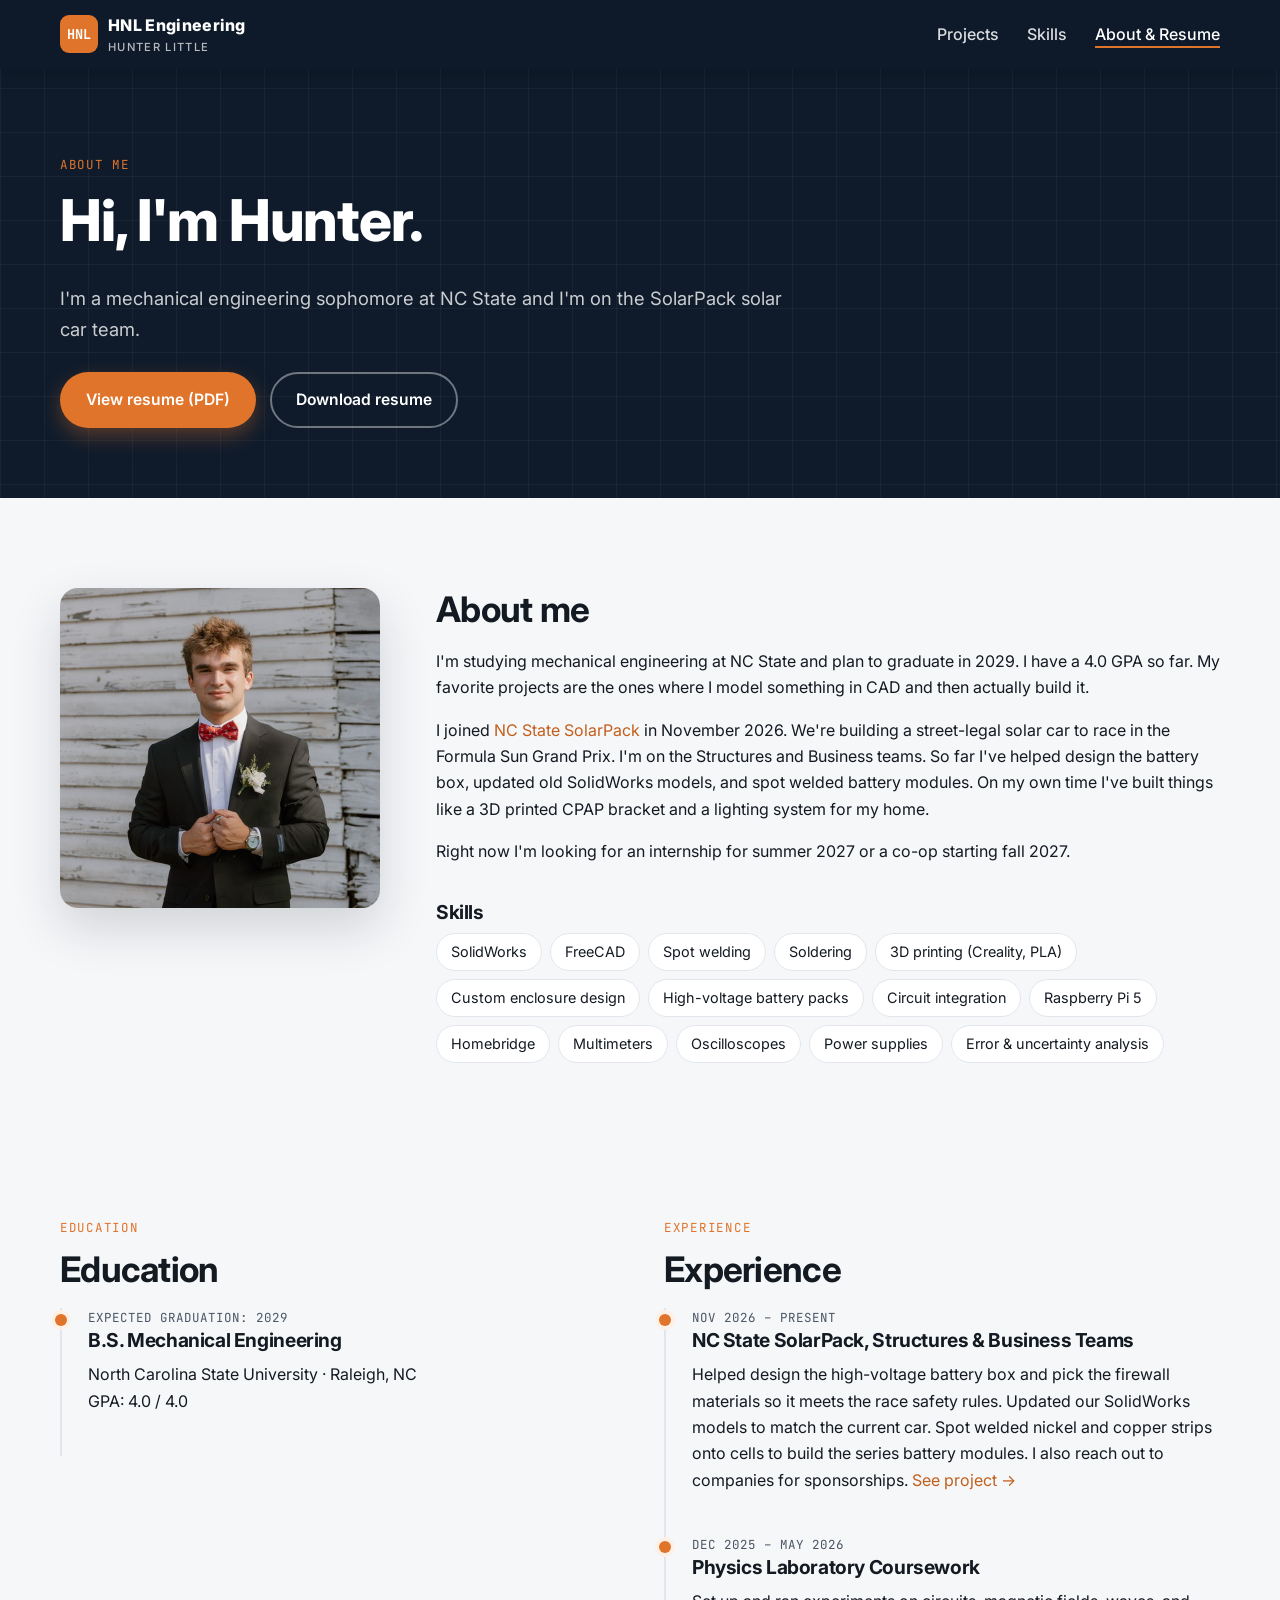
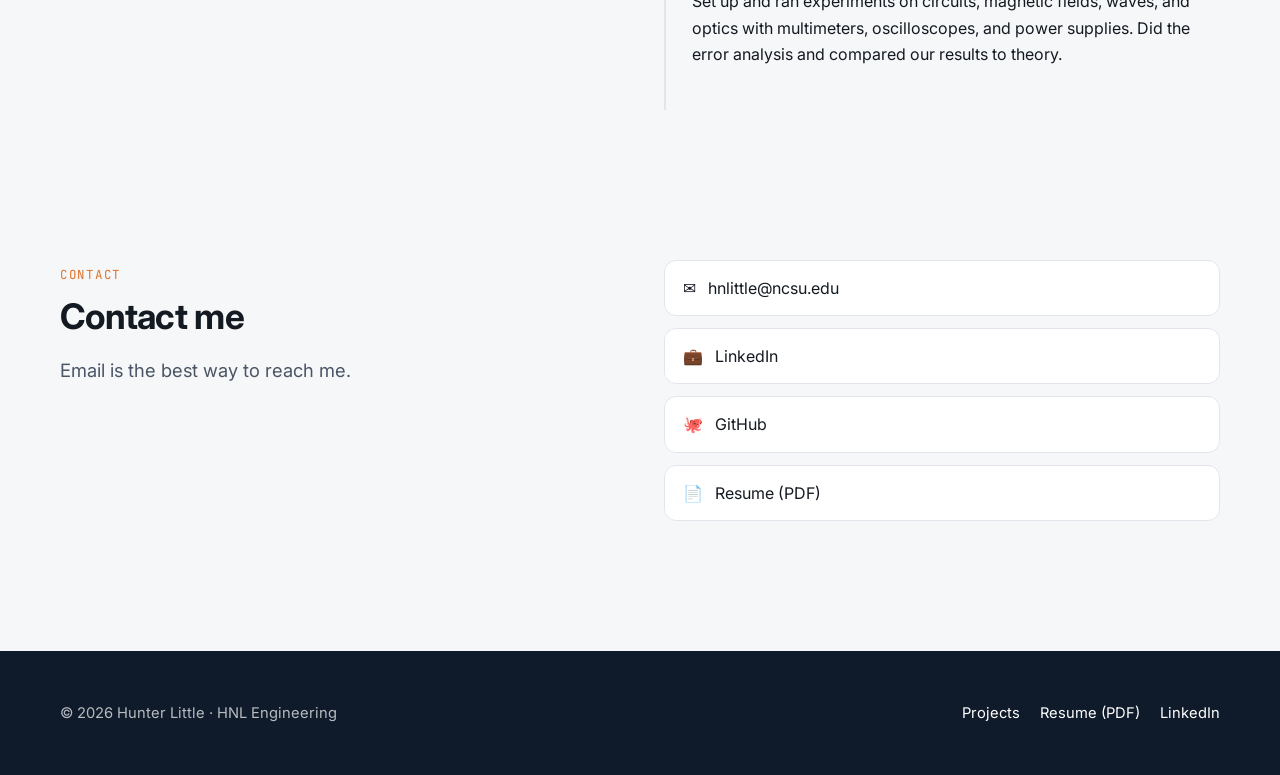
<file: about.html>
<!DOCTYPE html>
<html lang="en">
<head>
  <meta charset="UTF-8">
  <meta name="viewport" content="width=device-width, initial-scale=1.0">
  <title>About &amp; Resume | HNL Engineering</title>
  <meta name="description" content="About Hunter Little, mechanical engineering student at NC State. Resume, skills, and contact information.">
  <link rel="icon" href="assets/favicon.svg" type="image/svg+xml">
  <link rel="preconnect" href="https://fonts.googleapis.com">
  <link rel="preconnect" href="https://fonts.gstatic.com" crossorigin>
  <link href="https://fonts.googleapis.com/css2?family=Inter:wght@400;500;600;700;800&family=JetBrains+Mono:wght@500;700&display=swap" rel="stylesheet">
  <link rel="stylesheet" href="css/style.css">
</head>
<body>
  <a class="skip-link" href="#main">Skip to content</a>

  <header class="nav solid">
    <div class="container">
      <a class="brand" href="index.html">
        <span class="brand-mark">HNL</span>
        <span>HNL Engineering<small>Hunter Little</small></span>
      </a>
      <button class="nav-toggle" aria-label="Open menu" aria-expanded="false">☰</button>
      <ul class="nav-links">
        <li><a href="index.html#projects">Projects</a></li>
        <li><a href="index.html#skills">Skills</a></li>
        <li><a class="active" href="about.html">About &amp; Resume</a></li>
      </ul>
    </div>
  </header>

  <main id="main">
    <section class="project-hero">
      <div class="container">
        <span class="eyebrow">About me</span>
        <h1>Hi, I'm Hunter.</h1>
        <p class="lead">I'm a mechanical engineering sophomore at NC State and I'm on the SolarPack solar car team.</p>
        <div class="hero-actions">
          <a class="btn btn-primary" href="assets/resume.pdf" target="_blank" rel="noopener">View resume (PDF)</a>
          <a class="btn btn-ghost" href="assets/resume.pdf" download>Download resume</a>
        </div>
      </div>
    </section>

    <section class="section">
      <div class="container">
                <div class="about-grid">
          <!-- EDIT: replace assets/images/headshot.jpg with your photo (square works best) -->
          <img class="reveal" src="assets/images/headshot.jpg" alt="Photo of Hunter Little">
          <div class="reveal reveal-delay-1">
            <h2>About me</h2>
            <!-- EDIT: 2–3 short paragraphs about you -->
            <p>I'm studying mechanical engineering at NC State and plan to graduate in 2029. I have a 4.0 GPA so far. My favorite projects are the ones where I model something in CAD and then actually build it.</p>
            <p>I joined <a href="https://www.solarpacknc.com/" target="_blank" rel="noopener">NC State SolarPack</a> in November 2026. We're building a street-legal solar car to race in the Formula Sun Grand Prix. I'm on the Structures and Business teams. So far I've helped design the battery box, updated old SolidWorks models, and spot welded battery modules. On my own time I've built things like a 3D printed CPAP bracket and a lighting system for my home.</p>
            <p>Right now I'm looking for an internship for summer 2027 or a co-op starting fall 2027.</p>

            <h3 style="margin-top:36px">Skills</h3>
            <!-- EDIT: one <span> per skill -->
            <div class="pill-list">
              <span>SolidWorks</span><span>FreeCAD</span><span>Spot welding</span><span>Soldering</span>
              <span>3D printing (Creality, PLA)</span><span>Custom enclosure design</span>
              <span>High-voltage battery packs</span><span>Circuit integration</span><span>Raspberry Pi 5</span><span>Homebridge</span>
              <span>Multimeters</span><span>Oscilloscopes</span><span>Power supplies</span><span>Error &amp; uncertainty analysis</span>
            </div>
          </div>
        </div>
      </div>
    </section>

    <section class="section section--tight">
      <div class="container two-col">
        <div class="reveal">
          <span class="eyebrow">Education</span>
          <h2>Education</h2>
          <!-- EDIT: your school details -->
          <ul class="timeline">
            <li>
              <div class="when">Expected graduation: 2029</div>
              <h3>B.S. Mechanical Engineering</h3>
              <p>North Carolina State University · Raleigh, NC<br>GPA: 4.0 / 4.0</p>
            </li>
          </ul>
        </div>
        <div class="reveal reveal-delay-1">
          <span class="eyebrow">Experience</span>
          <h2>Experience</h2>
          <!-- EDIT: copy an <li> block for each job, club, or team -->
          <ul class="timeline">
            <li>
              <div class="when">Nov 2026 – Present</div>
              <h3><a href="https://www.solarpacknc.com/" target="_blank" rel="noopener" style="color:inherit">NC State SolarPack</a>, Structures &amp; Business Teams</h3>
              <p>Helped design the high-voltage battery box and pick the firewall materials so it meets the race safety rules. Updated our SolidWorks models to match the current car. Spot welded nickel and copper strips onto cells to build the series battery modules. I also reach out to companies for sponsorships. <a href="projects/solarpack-battery.html">See project →</a></p>
            </li>
            <li>
              <div class="when">Dec 2025 – May 2026</div>
              <h3>Physics Laboratory Coursework</h3>
              <p>Set up and ran experiments on circuits, magnetic fields, waves, and optics with multimeters, oscilloscopes, and power supplies. Did the error analysis and compared our results to theory.</p>
            </li>
          </ul>
        </div>
      </div>
    </section>

    <section class="section" id="contact">
      <div class="container two-col">
        <div class="reveal">
          <span class="eyebrow">Contact</span>
          <h2>Contact me</h2>
          <p class="lead">Email is the best way to reach me.</p>
        </div>
        <!-- EDIT: put your real email and links here.
             Tip: use a school or professional email, not a personal one you'd rather keep private. -->
        <ul class="contact-list reveal reveal-delay-1">
          <li><a href="mailto:hnlittle@ncsu.edu">✉️ <span>hnlittle@ncsu.edu</span></a></li>
          <li><a href="https://www.linkedin.com/in/hunter-little-3082a5436" target="_blank" rel="noopener">💼 <span>LinkedIn</span></a></li>
          <li><a href="https://github.com/hunterlittle-debug" target="_blank" rel="noopener">🐙 <span>GitHub</span></a></li>
          <li><a href="assets/resume.pdf" target="_blank" rel="noopener">📄 <span>Resume (PDF)</span></a></li>
        </ul>
      </div>
    </section>
  </main>

  <footer class="footer">
    <div class="container">
      <span>© <span data-year></span> Hunter Little · HNL Engineering</span>
      <div class="footer-links">
        <a href="index.html#projects">Projects</a>
        <a href="assets/resume.pdf" target="_blank" rel="noopener">Resume (PDF)</a>
        <a href="https://www.linkedin.com/in/hunter-little-3082a5436" target="_blank" rel="noopener">LinkedIn</a>
      </div>
    </div>
  </footer>

  <script src="js/main.js"></script>
</body>
</html>
</file>
<file: css/style.css>
/* =========================================================
   HNL Engineering — site styles
   ---------------------------------------------------------
   TIP: To change the site's colors, edit the values in
   :root below. Everything else uses these variables.
   ========================================================= */

:root {
  --bg: #f6f7f9;            /* page background */
  --surface: #ffffff;       /* cards, panels */
  --ink: #141a22;           /* main text */
  --ink-soft: #4a5565;      /* secondary text */
  --line: #e2e6ec;          /* borders */
  --navy: #0f1b2b;          /* dark sections (hero, footer) */
  --navy-2: #182a42;
  --accent: #e0742a;        /* HNL orange: buttons, highlights */
  --accent-dark: #c25f1c;
  --radius: 14px;
  --shadow: 0 10px 30px rgba(15, 27, 43, 0.08);
  --shadow-lg: 0 20px 50px rgba(15, 27, 43, 0.16);
  --max: 1160px;
  --font: "Inter", system-ui, -apple-system, "Segoe UI", Roboto, sans-serif;
  --mono: "JetBrains Mono", ui-monospace, SFMono-Regular, Menlo, monospace;
}

/* ---------- Base ---------- */
*, *::before, *::after { box-sizing: border-box; }
html { scroll-behavior: smooth; }
body {
  margin: 0;
  font-family: var(--font);
  color: var(--ink);
  background: var(--bg);
  line-height: 1.65;
  -webkit-font-smoothing: antialiased;
  animation: page-in 0.5s ease both;
}
body.page-leaving { opacity: 0; transition: opacity 0.25s ease; }
@keyframes page-in { from { opacity: 0; } to { opacity: 1; } }

img, video { max-width: 100%; display: block; }
a { color: var(--accent-dark); text-decoration: none; }
a:hover { text-decoration: underline; }
h1, h2, h3 { line-height: 1.2; margin: 0 0 0.5em; letter-spacing: -0.02em; }
h1 { font-size: clamp(2.2rem, 5vw, 3.6rem); font-weight: 800; }
h2 { font-size: clamp(1.6rem, 3vw, 2.2rem); font-weight: 700; }
h3 { font-size: 1.2rem; font-weight: 700; }
p { margin: 0 0 1em; }

.container { width: min(var(--max), 92%); margin: 0 auto; }
.section { padding: 90px 0; }
.section--tight { padding: 60px 0; }
.eyebrow {
  font-family: var(--mono);
  font-size: 0.78rem;
  letter-spacing: 0.14em;
  text-transform: uppercase;
  color: var(--accent);
  margin-bottom: 0.8em;
  display: inline-block;
}
.lead { font-size: 1.15rem; color: var(--ink-soft); max-width: 62ch; }
.skip-link { position: absolute; left: -999px; }
.skip-link:focus { left: 1rem; top: 1rem; background: #fff; padding: .5rem 1rem; z-index: 999; }

/* ---------- Navigation ---------- */
.nav {
  position: fixed; inset: 0 0 auto 0; z-index: 50;
  transition: background 0.3s ease, box-shadow 0.3s ease, padding 0.3s ease;
  padding: 20px 0;
}
.nav.scrolled, .nav.solid {
  background: rgba(15, 27, 43, 0.92);
  backdrop-filter: blur(10px);
  box-shadow: 0 4px 20px rgba(0, 0, 0, 0.18);
  padding: 12px 0;
}
.nav .container { display: flex; align-items: center; justify-content: space-between; }
.brand { display: flex; align-items: center; gap: 10px; color: #fff; font-weight: 800; letter-spacing: 0.02em; }
.brand:hover { text-decoration: none; }
.brand-mark {
  display: grid; place-items: center;
  width: 38px; height: 38px; border-radius: 9px;
  background: var(--accent); color: #fff;
  font-family: var(--mono); font-size: 0.85rem; font-weight: 700;
}
.brand small { display: block; font-weight: 500; font-size: 0.7rem; opacity: 0.7; letter-spacing: 0.12em; text-transform: uppercase; }
.nav-links { display: flex; gap: 28px; list-style: none; margin: 0; padding: 0; }
.nav-links a { color: rgba(255,255,255,0.85); font-weight: 500; position: relative; }
.nav-links a::after {
  content: ""; position: absolute; left: 0; bottom: -4px; height: 2px; width: 0;
  background: var(--accent); transition: width 0.25s ease;
}
.nav-links a:hover, .nav-links a.active { color: #fff; text-decoration: none; }
.nav-links a:hover::after, .nav-links a.active::after { width: 100%; }
.nav-toggle { display: none; background: none; border: 0; color: #fff; font-size: 1.6rem; cursor: pointer; }

@media (max-width: 760px) {
  .nav-toggle { display: block; }
  .nav-links {
    position: absolute; top: 100%; left: 0; right: 0;
    flex-direction: column; gap: 0;
    background: var(--navy); padding: 0 4%;
    max-height: 0; overflow: hidden; transition: max-height 0.3s ease;
  }
  .nav-links.open { max-height: 300px; }
  .nav-links li { padding: 14px 0; border-top: 1px solid rgba(255,255,255,0.08); }
}

/* ---------- Buttons ---------- */
.btn {
  display: inline-flex; align-items: center; gap: 8px;
  padding: 13px 24px; border-radius: 999px;
  font-weight: 600; font-size: 0.98rem;
  border: 2px solid transparent; cursor: pointer;
  transition: transform 0.2s ease, background 0.2s ease, box-shadow 0.2s ease, color 0.2s ease;
}
.btn:hover { text-decoration: none; transform: translateY(-2px); }
.btn-primary { background: var(--accent); color: #fff; box-shadow: 0 8px 20px rgba(224,116,42,0.35); }
.btn-primary:hover { background: var(--accent-dark); }
.btn-ghost { border-color: rgba(255,255,255,0.4); color: #fff; }
.btn-ghost:hover { border-color: #fff; background: rgba(255,255,255,0.08); }
.btn-outline { border-color: var(--line); color: var(--ink); background: var(--surface); }
.btn-outline:hover { border-color: var(--accent); color: var(--accent-dark); }

/* ---------- Hero ---------- */
.hero {
  position: relative; overflow: hidden;
  background: radial-gradient(1200px 600px at 80% -10%, #24426a 0%, transparent 60%), var(--navy);
  color: #fff;
  min-height: 92vh; display: flex; align-items: center;
  padding: 130px 0 90px;
}
.hero::before {
  /* blueprint grid */
  content: ""; position: absolute; inset: 0;
  background-image:
    linear-gradient(rgba(255,255,255,0.05) 1px, transparent 1px),
    linear-gradient(90deg, rgba(255,255,255,0.05) 1px, transparent 1px);
  background-size: 44px 44px;
  mask-image: linear-gradient(to bottom, #000 40%, transparent);
  animation: grid-drift 30s linear infinite;
}
@keyframes grid-drift { to { background-position: 44px 44px; } }
.hero .container { position: relative; display: grid; grid-template-columns: 1.2fr 0.8fr; gap: 48px; align-items: center; }
.hero h1 span { color: var(--accent); }
.hero .lead { color: rgba(255,255,255,0.78); }
.hero-actions { display: flex; flex-wrap: wrap; gap: 14px; margin-top: 28px; }
.hero-stats { display: flex; gap: 36px; margin-top: 44px; flex-wrap: wrap; }
.hero-stats div { font-family: var(--mono); font-size: 0.8rem; color: rgba(255,255,255,0.6); text-transform: uppercase; letter-spacing: 0.1em; }
.hero-stats strong { display: block; font-family: var(--font); font-size: 1.6rem; color: #fff; letter-spacing: 0; text-transform: none; }
.hero-visual { position: relative; aspect-ratio: 1; }
.hero-visual model-viewer { width: 100%; height: 100%; --poster-color: transparent; }
.hero-visual .ring {
  position: absolute; inset: 6%; border-radius: 50%;
  border: 1px dashed rgba(255,255,255,0.18);
  animation: spin 40s linear infinite;
}
@keyframes spin { to { transform: rotate(360deg); } }
@media (max-width: 900px) {
  .hero .container { grid-template-columns: 1fr; }
  .hero-visual { max-width: 380px; margin: 0 auto; }
}

/* ---------- Project cards ---------- */
.section-head { display: flex; justify-content: space-between; align-items: end; gap: 20px; margin-bottom: 40px; flex-wrap: wrap; }
.filters { display: flex; gap: 8px; flex-wrap: wrap; }
.filter {
  font: inherit; font-size: 0.88rem; padding: 7px 16px; border-radius: 999px;
  border: 1px solid var(--line); background: var(--surface); color: var(--ink-soft); cursor: pointer;
  transition: all 0.2s ease;
}
.filter:hover { border-color: var(--accent); color: var(--ink); }
.filter.active { background: var(--navy); border-color: var(--navy); color: #fff; }

.grid { display: grid; grid-template-columns: repeat(auto-fill, minmax(320px, 1fr)); gap: 28px; }
.card {
  background: var(--surface); border-radius: var(--radius); overflow: hidden;
  border: 1px solid var(--line); box-shadow: var(--shadow);
  display: flex; flex-direction: column;
  transition: transform 0.3s ease, box-shadow 0.3s ease, opacity 0.3s ease;
  color: inherit;
}
.card:hover { transform: translateY(-6px); box-shadow: var(--shadow-lg); text-decoration: none; }
.card.hidden { display: none; }
.card-media { aspect-ratio: 16 / 10; overflow: hidden; background: var(--navy-2); }
.card-media img { width: 100%; height: 100%; object-fit: cover; transition: transform 0.6s ease; }
.card:hover .card-media img { transform: scale(1.06); }
.card-body { padding: 22px 24px 26px; display: flex; flex-direction: column; flex: 1; }
.card-body p { color: var(--ink-soft); font-size: 0.96rem; flex: 1; }
.tags { display: flex; flex-wrap: wrap; gap: 6px; margin-bottom: 12px; }
.tag {
  font-family: var(--mono); font-size: 0.72rem; padding: 3px 10px; border-radius: 6px;
  background: #fdf0e7; color: var(--accent-dark); letter-spacing: 0.02em;
}
.card-link { font-weight: 600; color: var(--accent-dark); }
.card-link::after { content: " →"; transition: margin 0.2s ease; }
.card:hover .card-link::after { margin-left: 4px; }

/* ---------- Skills strip ---------- */
.skills { display: grid; grid-template-columns: repeat(auto-fit, minmax(220px, 1fr)); gap: 22px; }
.skill {
  background: var(--surface); border: 1px solid var(--line); border-radius: var(--radius);
  padding: 26px; transition: border-color 0.2s ease, transform 0.2s ease;
}
.skill:hover { border-color: var(--accent); transform: translateY(-3px); }
.skill .icon { font-size: 1.6rem; margin-bottom: 10px; }
.skill p { color: var(--ink-soft); font-size: 0.94rem; margin: 0; }

/* ---------- CTA band ---------- */
.cta { background: var(--navy); color: #fff; border-radius: 22px; padding: 56px; text-align: center; position: relative; overflow: hidden; }
.cta p { color: rgba(255,255,255,0.75); max-width: 56ch; margin: 0 auto 26px; }

/* ---------- Project page ---------- */
.project-hero {
  background: var(--navy); color: #fff; padding: 150px 0 70px; position: relative; overflow: hidden;
}
.project-hero::before {
  content: ""; position: absolute; inset: 0;
  background-image:
    linear-gradient(rgba(255,255,255,0.04) 1px, transparent 1px),
    linear-gradient(90deg, rgba(255,255,255,0.04) 1px, transparent 1px);
  background-size: 44px 44px;
}
.project-hero .container { position: relative; }
.project-hero .lead { color: rgba(255,255,255,0.78); }
.back-link { color: rgba(255,255,255,0.7); font-size: 0.92rem; display: block; width: fit-content; margin-bottom: 20px; }
.back-link:hover { color: #fff; }
.meta { display: grid; grid-template-columns: repeat(auto-fit, minmax(160px, 1fr)); gap: 16px; margin-top: 36px; }
.meta div {
  border-left: 2px solid var(--accent); padding-left: 14px;
  font-family: var(--mono); font-size: 0.74rem; text-transform: uppercase; letter-spacing: 0.1em; color: rgba(255,255,255,0.6);
}
.meta strong { display: block; font-family: var(--font); font-size: 1rem; text-transform: none; letter-spacing: 0; color: #fff; margin-top: 2px; }

.toc {
  position: sticky; top: 64px; z-index: 20;
  background: rgba(246,247,249,0.92); backdrop-filter: blur(8px);
  border-bottom: 1px solid var(--line);
}
.toc ul { display: flex; gap: 26px; list-style: none; margin: 0 auto; padding: 14px 0; overflow-x: auto; }
.toc a { color: var(--ink-soft); font-weight: 500; font-size: 0.92rem; white-space: nowrap; }
.toc a.active, .toc a:hover { color: var(--accent-dark); text-decoration: none; }

.two-col { display: grid; grid-template-columns: 1fr 1fr; gap: 48px; align-items: start; }
@media (max-width: 860px) { .two-col { grid-template-columns: 1fr; } }

.panel { background: var(--surface); border: 1px solid var(--line); border-radius: var(--radius); padding: 28px; box-shadow: var(--shadow); }

/* Gallery */
.gallery { display: grid; grid-template-columns: repeat(auto-fill, minmax(240px, 1fr)); gap: 14px; }
.gallery button {
  padding: 0; border: 0; border-radius: 10px; overflow: hidden; cursor: zoom-in;
  aspect-ratio: 4 / 3; background: var(--navy-2); position: relative;
}
.gallery img { width: 100%; height: 100%; object-fit: cover; transition: transform 0.5s ease, filter 0.3s ease; }
.gallery button:hover img { transform: scale(1.07); filter: brightness(1.08); }
.gallery figcaption { display: none; }

/* Lightbox */
.lightbox {
  position: fixed; inset: 0; z-index: 200; display: grid; place-items: center;
  background: rgba(8, 12, 18, 0.92); opacity: 0; pointer-events: none; transition: opacity 0.3s ease;
}
.lightbox.open { opacity: 1; pointer-events: auto; }
.lightbox figure { margin: 0; max-width: 90vw; text-align: center; transform: scale(0.96); transition: transform 0.3s ease; }
.lightbox.open figure { transform: scale(1); }
.lightbox img { max-height: 78vh; border-radius: 8px; margin: 0 auto; }
.lightbox figcaption { color: rgba(255,255,255,0.8); margin-top: 14px; }
.lightbox button {
  position: absolute; background: rgba(255,255,255,0.1); color: #fff; border: 0;
  width: 50px; height: 50px; border-radius: 50%; font-size: 1.5rem; cursor: pointer; transition: background 0.2s ease;
}
.lightbox button:hover { background: var(--accent); }
.lb-close { top: 22px; right: 22px; }
.lb-prev { left: 22px; top: 50%; transform: translateY(-50%); }
.lb-next { right: 22px; top: 50%; transform: translateY(-50%); }

/* Video */
.video-wrap { position: relative; aspect-ratio: 16 / 9; border-radius: var(--radius); overflow: hidden; background: #000; box-shadow: var(--shadow-lg); }
.video-wrap iframe, .video-wrap video { position: absolute; inset: 0; width: 100%; height: 100%; border: 0; }

/* 3D viewer */
.viewer {
  position: relative; height: 520px; border-radius: var(--radius); overflow: hidden;
  background: radial-gradient(circle at 50% 40%, #ffffff 0%, #e8ecf2 70%);
  border: 1px solid var(--line); box-shadow: var(--shadow);
}
.viewer model-viewer { width: 100%; height: 100%; }
.viewer-hint {
  position: absolute; left: 16px; bottom: 14px; font-family: var(--mono); font-size: 0.75rem;
  color: var(--ink-soft); background: rgba(255,255,255,0.85); padding: 6px 12px; border-radius: 999px; pointer-events: none;
}
.viewer-controls { position: absolute; right: 14px; top: 14px; display: flex; gap: 8px; }
.viewer-controls button {
  font: inherit; font-size: 0.82rem; padding: 7px 14px; border-radius: 999px; border: 1px solid var(--line);
  background: rgba(255,255,255,0.92); cursor: pointer; transition: all 0.2s ease;
}
.viewer-controls button:hover { border-color: var(--accent); color: var(--accent-dark); }

/* Design choices */
.decisions { display: grid; gap: 18px; }
.decision { display: grid; grid-template-columns: 56px 1fr; gap: 18px; background: var(--surface); border: 1px solid var(--line); border-radius: var(--radius); padding: 24px; }
.decision .num {
  width: 48px; height: 48px; border-radius: 12px; display: grid; place-items: center;
  background: var(--navy); color: #fff; font-family: var(--mono); font-weight: 700;
}
.decision p { color: var(--ink-soft); margin: 0; }
.decision .why { margin-top: 8px; font-size: 0.92rem; }
.decision .why strong { color: var(--ink); }

/* Capabilities / specs */
.specs { width: 100%; border-collapse: collapse; font-size: 0.96rem; }
.specs th, .specs td { text-align: left; padding: 12px 0; border-bottom: 1px solid var(--line); }
.specs th { color: var(--ink-soft); font-weight: 500; width: 45%; }
.specs td { font-family: var(--mono); font-size: 0.9rem; }
.checklist { list-style: none; padding: 0; margin: 0; }
.checklist li { padding: 10px 0 10px 32px; position: relative; border-bottom: 1px solid var(--line); }
.checklist li::before {
  content: "✓"; position: absolute; left: 0; top: 10px; width: 22px; height: 22px; border-radius: 50%;
  background: #fdf0e7; color: var(--accent-dark); display: grid; place-items: center; font-size: 0.75rem; font-weight: 700;
}

.next-project { display: flex; justify-content: space-between; gap: 16px; flex-wrap: wrap; }

/* ---------- About page ---------- */
.about-grid { display: grid; grid-template-columns: 320px 1fr; gap: 56px; align-items: start; }
.about-grid img { border-radius: 18px; box-shadow: var(--shadow-lg); }
@media (max-width: 820px) { .about-grid { grid-template-columns: 1fr; } .about-grid img { max-width: 280px; } }
.timeline { border-left: 2px solid var(--line); padding-left: 26px; margin: 0; list-style: none; }
.timeline li { position: relative; padding-bottom: 26px; }
.timeline li::before {
  content: ""; position: absolute; left: -33px; top: 6px; width: 12px; height: 12px; border-radius: 50%;
  background: var(--accent); box-shadow: 0 0 0 4px #fdf0e7;
}
.timeline .when { font-family: var(--mono); font-size: 0.78rem; color: var(--ink-soft); text-transform: uppercase; letter-spacing: 0.08em; }
.pill-list { display: flex; flex-wrap: wrap; gap: 8px; }
.pill-list span { padding: 6px 14px; border-radius: 999px; background: var(--surface); border: 1px solid var(--line); font-size: 0.9rem; }
.contact-list { list-style: none; padding: 0; margin: 0; display: grid; gap: 12px; }
.contact-list a { display: flex; align-items: center; gap: 12px; padding: 14px 18px; background: var(--surface); border: 1px solid var(--line); border-radius: 12px; color: var(--ink); transition: all 0.2s ease; }
.contact-list a:hover { border-color: var(--accent); transform: translateX(4px); text-decoration: none; }

/* ---------- Placeholder marker ---------- */
/* Anything with class="placeholder-note" is a reminder for YOU.
   Delete those elements once you've added real content. */
.placeholder-note {
  border: 2px dashed var(--accent); background: #fff8f2; color: #8a4513;
  border-radius: 10px; padding: 10px 16px; font-size: 0.9rem; margin: 0 0 24px;
}
.project-hero .placeholder-note, .hero .placeholder-note { background: rgba(224,116,42,0.12); color: #ffd7bb; }

/* ---------- Footer ---------- */
.footer { background: var(--navy); color: rgba(255,255,255,0.7); padding: 50px 0; margin-top: 40px; font-size: 0.92rem; }
.footer .container { display: flex; justify-content: space-between; gap: 20px; flex-wrap: wrap; align-items: center; }
.footer a { color: #fff; }
.footer-links { display: flex; gap: 20px; }

/* ---------- Scroll reveal animation ---------- */
.reveal { opacity: 0; transform: translateY(28px); transition: opacity 0.7s ease, transform 0.7s ease; }
.reveal.visible { opacity: 1; transform: none; }
.reveal-delay-1 { transition-delay: 0.1s; }
.reveal-delay-2 { transition-delay: 0.2s; }
.reveal-delay-3 { transition-delay: 0.3s; }

/* Respect people who turn off animations in their OS settings */
@media (prefers-reduced-motion: reduce) {
  *, *::before, *::after { animation: none !important; transition: none !important; scroll-behavior: auto !important; }
  .reveal { opacity: 1; transform: none; }
}

/* Yellow "TODO" highlights mark text that still needs your details. Remove them as you fill things in. */
mark.todo { background: #fff1a8; color: #6b5200; padding: 0 5px; border-radius: 4px; font-family: var(--mono); font-size: 0.8em; font-weight: 700; }

/* Leave room for the sticky menus when jumping to a section */
section[id] { scroll-margin-top: 110px; }
</file>
